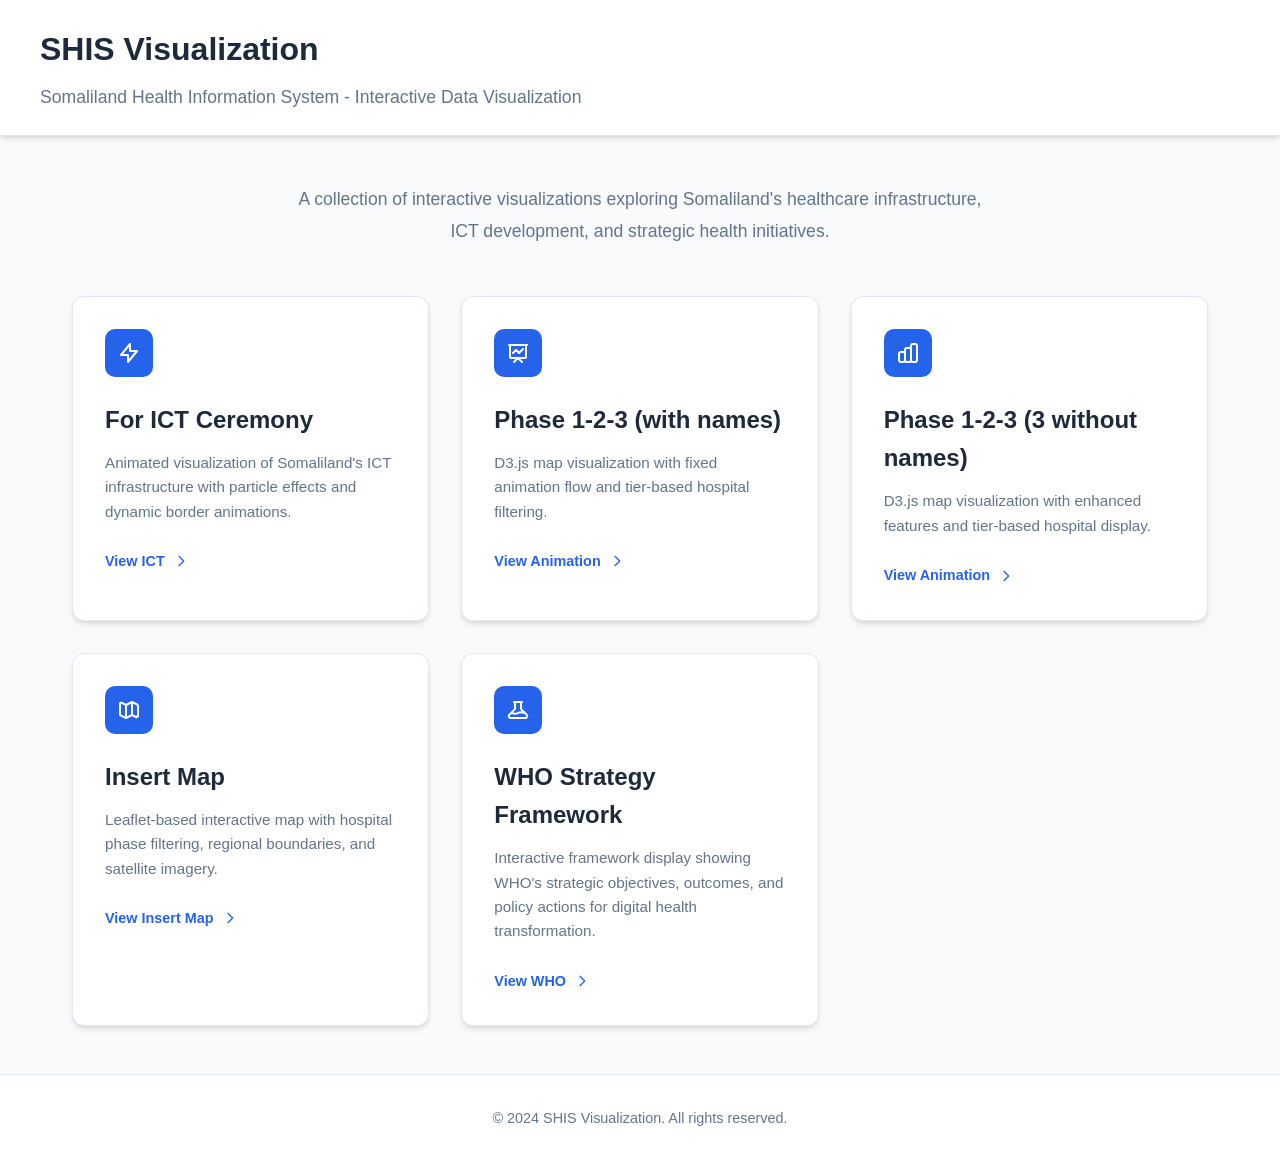
<file: index.html>
<!DOCTYPE html>
<html lang="en">
<head>
    <meta charset="UTF-8">
    <meta name="viewport" content="width=device-width, initial-scale=1.0">
    <title>SHIS Visualization</title>
    <link rel="stylesheet" href="css/style.css">
</head>
<body>
    <header>
        <div class="header-content">
            <h1>SHIS Visualization</h1>
            <p class="subtitle">Somaliland Health Information System - Interactive Data Visualization</p>
        </div>
    </header>

    <main>
        <div class="intro">
            <p>A collection of interactive visualizations exploring Somaliland's healthcare infrastructure, ICT development, and strategic health initiatives.</p>
        </div>

        <div class="cards-grid">
            <a href="views/ict/" class="card">
                <div class="card-icon">
                    <svg fill="none" stroke="currentColor" viewBox="0 0 24 24">
                        <path stroke-linecap="round" stroke-linejoin="round" stroke-width="2" d="M13 10V3L4 14h7v7l9-11h-7z"/>
                    </svg>
                </div>
                <h2>For ICT Ceremony</h2>
                <p>Animated visualization of Somaliland's ICT infrastructure with particle effects and dynamic border animations.</p>
                <span class="card-link">
                    View ICT
                    <svg fill="none" stroke="currentColor" viewBox="0 0 24 24">
                        <path stroke-linecap="round" stroke-linejoin="round" stroke-width="2" d="M9 5l7 7-7 7"/>
                    </svg>
                </span>
            </a>

            <a href="views/animation for phase 1-2-3 with name/" class="card">
                <div class="card-icon">
                    <svg fill="none" stroke="currentColor" viewBox="0 0 24 24">
                        <path stroke-linecap="round" stroke-linejoin="round" stroke-width="2" d="M7 12l3-3 3 3 4-4M8 21l4-4 4 4M3 4h18M4 4h16v12a1 1 0 01-1 1H5a1 1 0 01-1-1V4z"/>
                    </svg>
                </div>
                <h2>Phase 1-2-3 (with names)</h2>
                <p>D3.js map visualization with fixed animation flow and tier-based hospital filtering.</p>
                <span class="card-link">
                    View Animation
                    <svg fill="none" stroke="currentColor" viewBox="0 0 24 24">
                        <path stroke-linecap="round" stroke-linejoin="round" stroke-width="2" d="M9 5l7 7-7 7"/>
                    </svg>
                </span>
            </a>

            <a href="views/animation for phase1-2-3 without name/" class="card">
                <div class="card-icon">
                    <svg fill="none" stroke="currentColor" viewBox="0 0 24 24">
                        <path stroke-linecap="round" stroke-linejoin="round" stroke-width="2" d="M9 19v-6a2 2 0 00-2-2H5a2 2 0 00-2 2v6a2 2 0 002 2h2a2 2 0 002-2zm0 0V9a2 2 0 012-2h2a2 2 0 012 2v10m-6 0a2 2 0 002 2h2a2 2 0 002-2m0 0V5a2 2 0 012-2h2a2 2 0 012 2v14a2 2 0 01-2 2h-2a2 2 0 01-2-2z"/>
                    </svg>
                </div>
                <h2>Phase 1-2-3 (3 without names)</h2>
                <p>D3.js map visualization with enhanced features and tier-based hospital display.</p>
                <span class="card-link">
                    View Animation
                    <svg fill="none" stroke="currentColor" viewBox="0 0 24 24">
                        <path stroke-linecap="round" stroke-linejoin="round" stroke-width="2" d="M9 5l7 7-7 7"/>
                    </svg>
                </span>
            </a>

            <a href="views/insert-map/" class="card">
                <div class="card-icon">
                    <svg fill="none" stroke="currentColor" viewBox="0 0 24 24">
                        <path stroke-linecap="round" stroke-linejoin="round" stroke-width="2" d="M9 20l-5.447-2.724A1 1 0 013 16.382V5.618a1 1 0 011.447-.894L9 7m0 13l6-3m-6 3V7m6 10l4.553 2.276A1 1 0 0121 18.382V7.618a1 1 0 01-.553-.894L15 4m0 13V4m0 0L9 7"/>
                    </svg>
                </div>
                <h2>Insert Map</h2>
                <p>Leaflet-based interactive map with hospital phase filtering, regional boundaries, and satellite imagery.</p>
                <span class="card-link">
                    View Insert Map
                    <svg fill="none" stroke="currentColor" viewBox="0 0 24 24">
                        <path stroke-linecap="round" stroke-linejoin="round" stroke-width="2" d="M9 5l7 7-7 7"/>
                    </svg>
                </span>
            </a>

            <a href="views/who/" class="card">
                <div class="card-icon">
                    <svg fill="none" stroke="currentColor" viewBox="0 0 24 24">
                        <path stroke-linecap="round" stroke-linejoin="round" stroke-width="2" d="M19.428 15.428a2 2 0 00-1.022-.547l-2.387-.477a6 6 0 00-3.86.517l-.318.158a6 6 0 01-3.86.517L6.05 15.21a2 2 0 00-1.806.547M8 4h8l-1 1v5.172a2 2 0 00.586 1.414l5 5c1.26 1.26.367 3.414-1.415 3.414H4.828c-1.782 0-2.674-2.154-1.414-3.414l5-5A2 2 0 009 10.172V5L8 4z"/>
                    </svg>
                </div>
                <h2>WHO Strategy Framework</h2>
                <p>Interactive framework display showing WHO's strategic objectives, outcomes, and policy actions for digital health transformation.</p>
                <span class="card-link">
                    View WHO
                    <svg fill="none" stroke="currentColor" viewBox="0 0 24 24">
                        <path stroke-linecap="round" stroke-linejoin="round" stroke-width="2" d="M9 5l7 7-7 7"/>
                    </svg>
                </span>
            </a>
        </div>
    </main>

    <footer>
        <p>&copy; 2024 SHIS Visualization. All rights reserved.</p>
    </footer>
</body>
</html>
</file>
<file: css/style.css>
/* Homepage Styles */
:root {
    --primary: #2563eb;
    --primary-dark: #1e40af;
    --secondary: #64748b;
    --bg-light: #f8fafc;
    --bg-white: #ffffff;
    --text-dark: #1e293b;
    --text-light: #64748b;
    --border: #e2e8f0;
    --shadow: 0 4px 6px -1px rgba(0, 0, 0, 0.1), 0 2px 4px -1px rgba(0, 0, 0, 0.06);
    --shadow-lg: 0 10px 15px -3px rgba(0, 0, 0, 0.1), 0 4px 6px -2px rgba(0, 0, 0, 0.05);
}

* {
    margin: 0;
    padding: 0;
    box-sizing: border-box;
}

body {
    font-family: -apple-system, BlinkMacSystemFont, 'Segoe UI', Roboto, 'Helvetica Neue', Arial, sans-serif;
    background: var(--bg-light);
    color: var(--text-dark);
    line-height: 1.6;
    min-height: 100vh;
    display: flex;
    flex-direction: column;
}

header {
    background: var(--bg-white);
    border-bottom: 1px solid var(--border);
    padding: 1.5rem 2rem;
    box-shadow: var(--shadow);
}

.header-content {
    max-width: 1200px;
    margin: 0 auto;
}

h1 {
    font-size: 2rem;
    font-weight: 700;
    color: var(--text-dark);
    margin-bottom: 0.5rem;
}

.subtitle {
    color: var(--text-light);
    font-size: 1.1rem;
}

main {
    flex: 1;
    padding: 3rem 2rem;
    max-width: 1200px;
    margin: 0 auto;
    width: 100%;
}

.intro {
    text-align: center;
    margin-bottom: 3rem;
    max-width: 700px;
    margin-left: auto;
    margin-right: auto;
}

.intro p {
    color: var(--text-light);
    font-size: 1.1rem;
    line-height: 1.8;
}

.cards-grid {
    display: grid;
    grid-template-columns: repeat(auto-fit, minmax(300px, 1fr));
    gap: 2rem;
    margin-top: 2rem;
}

.card {
    background: var(--bg-white);
    border-radius: 12px;
    padding: 2rem;
    border: 1px solid var(--border);
    box-shadow: var(--shadow);
    transition: all 0.3s ease;
    text-decoration: none;
    color: inherit;
    display: block;
}

.card:hover {
    transform: translateY(-4px);
    box-shadow: var(--shadow-lg);
    border-color: var(--primary);
}

.card-icon {
    width: 48px;
    height: 48px;
    background: var(--primary);
    border-radius: 10px;
    display: flex;
    align-items: center;
    justify-content: center;
    margin-bottom: 1.5rem;
}

.card-icon svg {
    width: 24px;
    height: 24px;
    color: white;
}

.card h2 {
    font-size: 1.5rem;
    font-weight: 600;
    margin-bottom: 0.75rem;
    color: var(--text-dark);
}

.card p {
    color: var(--text-light);
    font-size: 0.95rem;
    line-height: 1.6;
    margin-bottom: 1.5rem;
}

.card-link {
    color: var(--primary);
    font-weight: 600;
    font-size: 0.9rem;
    display: inline-flex;
    align-items: center;
    gap: 0.5rem;
}

.card-link:hover {
    color: var(--primary-dark);
}

.card-link svg {
    width: 16px;
    height: 16px;
    transition: transform 0.2s ease;
}

.card:hover .card-link svg {
    transform: translateX(4px);
}

footer {
    background: var(--bg-white);
    border-top: 1px solid var(--border);
    padding: 2rem;
    text-align: center;
    color: var(--text-light);
    font-size: 0.9rem;
}

@media (max-width: 768px) {
    header {
        padding: 1rem 1.5rem;
    }

    h1 {
        font-size: 1.5rem;
    }

    main {
        padding: 2rem 1.5rem;
    }

    .cards-grid {
        grid-template-columns: 1fr;
        gap: 1.5rem;
    }
}

/* Navigation Back Button */
.nav-back {
    position: fixed;
    top: 20px;
    left: 20px;
    z-index: 2000;
    background: rgba(255, 255, 255, 0.9);
    color: #1e293b;
    padding: 10px 20px;
    border-radius: 8px;
    text-decoration: none;
    font-weight: 600;
    font-size: 14px;
    box-shadow: 0 2px 8px rgba(0, 0, 0, 0.15);
    transition: all 0.3s ease;
}

.nav-back:hover {
    background: rgba(255, 255, 255, 1);
    transform: translateY(-2px);
    box-shadow: 0 4px 12px rgba(0, 0, 0, 0.2);
}
</file>
